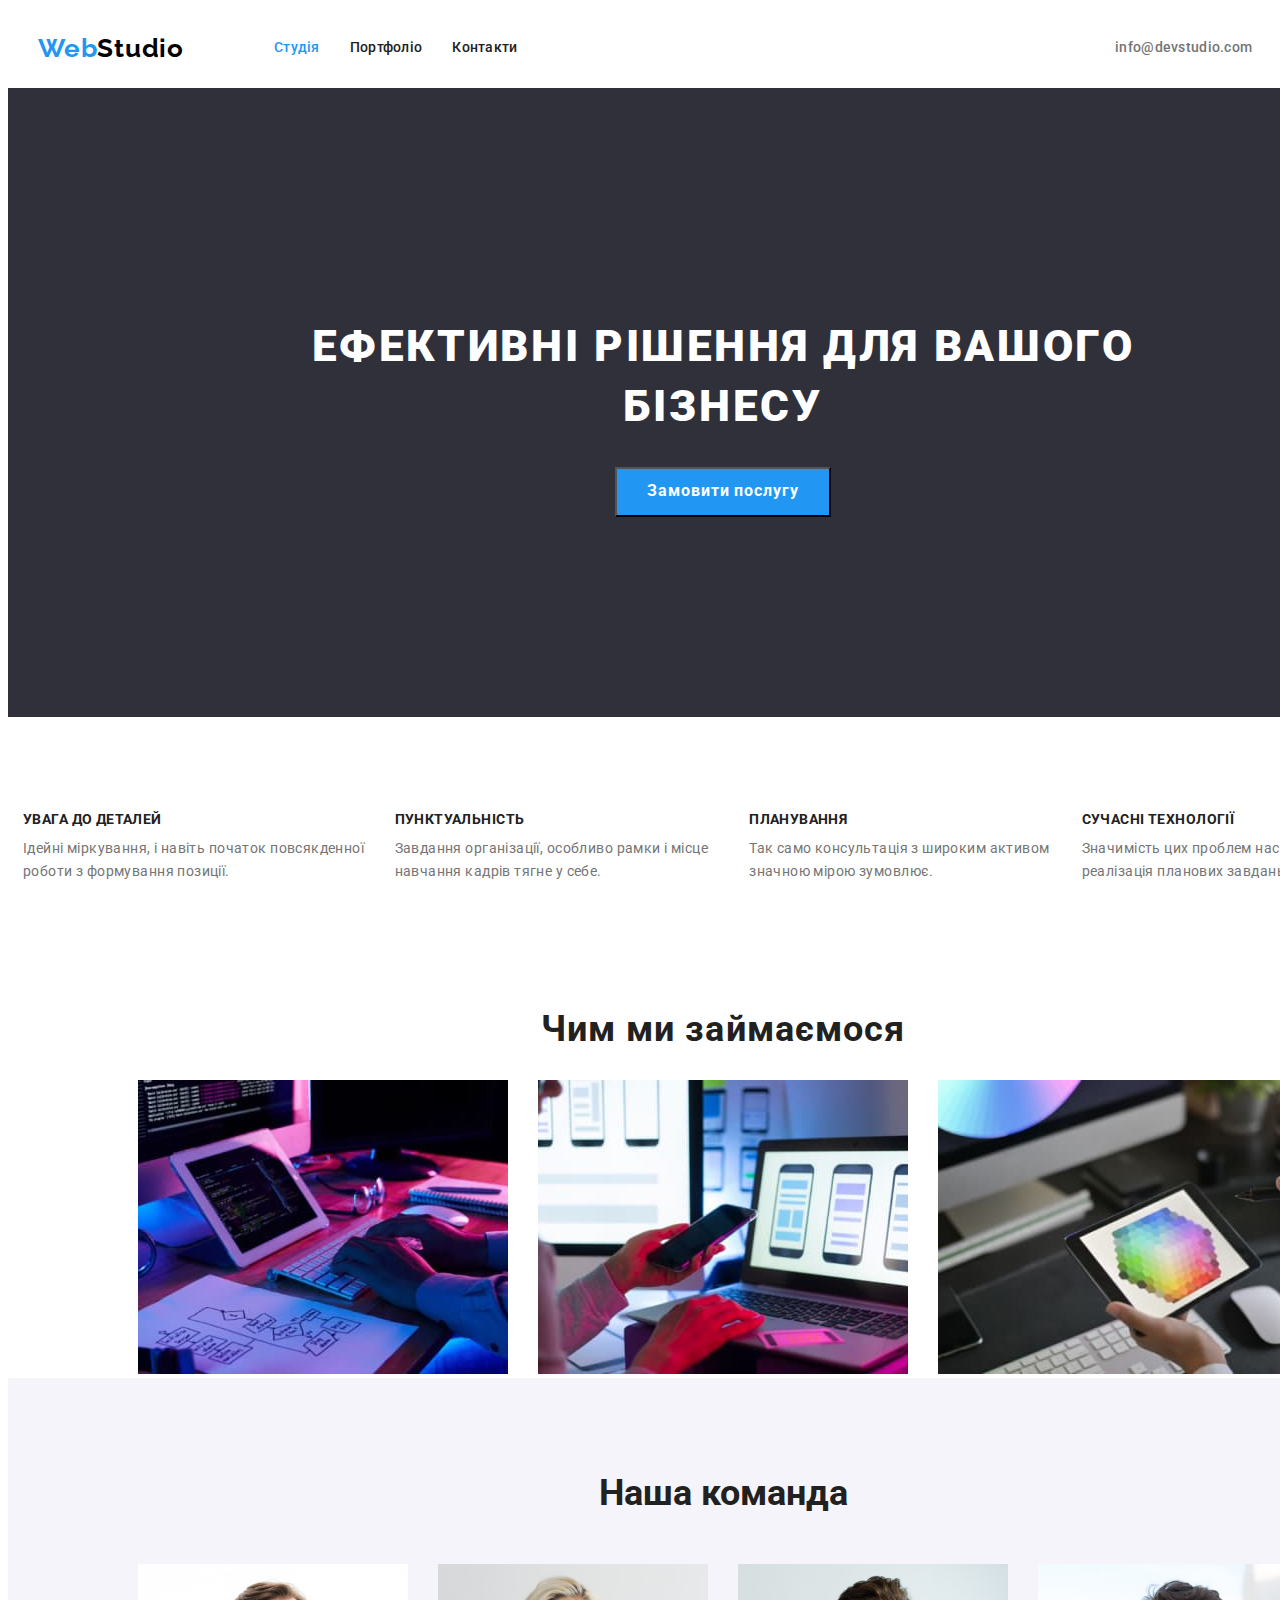
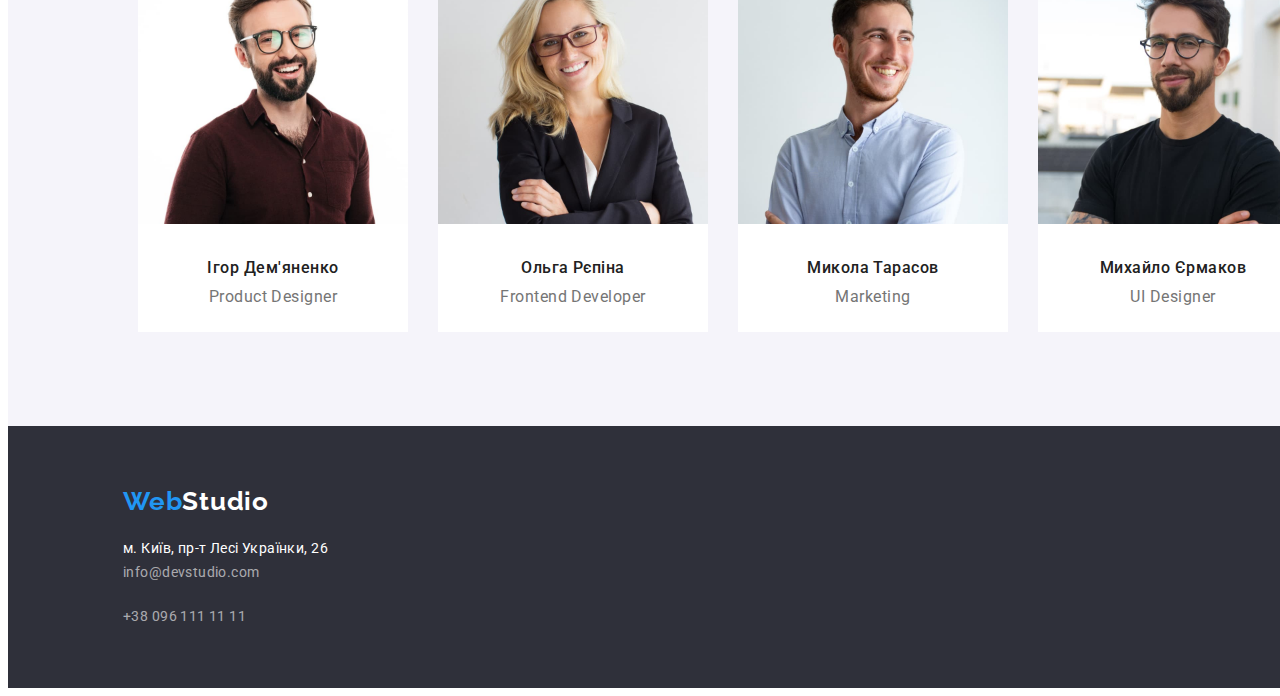
<file: index.html>
<!DOCTYPE html>
<html lang="uk">
  <head>
    <meta charset="UTF-8" />
    <meta http-equiv="X-UA-Compatible" content="IE=edge" />
    <meta name="viewport" content="width=device-width, initial-scale=1.0" />

    <!-- Підключаємо шрифти -->

    <!--  -->
    <link rel="preconnect" href="https://fonts.googleapis.com" />
    <link rel="preconnect" href="https://fonts.gstatic.com" crossorigin />
    <link
      href="https://fonts.googleapis.com/css2?family=Raleway:wght@700&family=Roboto:wght@400;500;700;900&display=swap"
      rel="stylesheet"
    />

    <!--  -->
    <title>Web Studio</title>

    <!-- Підключаємо файл зі стилями -->
    <link rel="stylesheet" href="./css/styles.css" />
  </head>
  <body>
    <header>
      <div class="heder-container container">
       
          <div class="logo flex-container ">
            <a href="./index.html" class="nav-logo-left"
              >Web<span class="nav-logo-reit">Studio</span></a
            >
          </div>
          <nav>
          
          <div class="title-Pages">
            <ul class="list-type flex-container">
              <li class="list-type-item  flex-container">
                <a href="" class="nav-list current">Студія</a>
              </li>
              <li class="list-type-item flex-container">
                <a href="./galery.html " class="nav-list">Портфоліо</a>
              </li>
              <li class="list-type-item flex-container">
                <a href="" class="nav-list">Контакти</a>
              </li>
            </ul>
          </div>
        </nav>
        <div class="contacs-item">
          <ul class="list-type flex-container" >
            <li class="flex-container ">
              <a href="mailto:info@devstudio.com" class="mailto"
                >info@devstudio.com</a
              >
            </li>
            <li class="flex-container">
              <a href="tel:+380961111111" class="tel">+38 096 111 11 11</a>
            </li>
          </ul>
        </div>
      </div>
    </header>

    <main>
      <!-- Hero section -->
      <div class="gpoup-Hero container">
        <section class="Hero">
          <div class="title-button-grouphero">
          <h1 class="hero-title"> Ефективні рішення для вашого бізнесу</h1>
          <button type="button" class="hero-button">Замовити послугу</button>
        </div>
        </section>
      </div>
     

      <!-- Section benefits -->
      <div class="gpoup-benefits container">
        <section>
          <h2 hidden>Наші особливості</h2>
          <ul class="list-type flex-container">
            <li class="benefits-list-item">
              <h3 class="title-benefits">УВАГА ДО ДЕТАЛЕЙ</h3>
              <p class="benefits-paragraf">
                Ідейні міркування, і навіть початок повсякденної роботи з
                формування позиції.
              </p>
            </li>

            <li class="benefits-list-item">
              <h3 class="title-benefits">ПУНКТУАЛЬНІСТЬ</h3>
              <p class="benefits-paragraf">
                Завдання організації, особливо рамки і місце навчання кадрів
                тягне у себе.
              </p>
            </li>

            <li class="benefits-list-item">
              <h3 class="title-benefits">ПЛАНУВАННЯ</h3>
              <p class="benefits-paragraf">
                Так само консультація з широким активом значною мірою зумовлює.
              </p>
            </li>

            <li class="benefits-list-item">
              <h3 class="title-benefits">СУЧАСНІ ТЕХНОЛОГІЇ</h3>
              <p class="benefits-paragraf">
                Значимість цих проблем настільки очевидна, що реалізація
                планових завдань.
              </p>
            </li>
          </ul>
        </section>
      </div>

      <!-- sections directions -->
      <div class="gpoup-directions container">
        <section>
          <h2 class="directions-title">Чим ми займаємося</h2>
          <ul class="list-type directions-list-items">
            <li class="directions-items">
              <img
                src="./img/box-1.jpg"
                alt="Фото напрямку-1"
                width="370"
                height="294"
              />
            </li>
            <li class="directions-items">
              <img
                src="./img/box-2.jpg"
                alt="Фото напрямку-2"
                width="370"
                height="294"
              />
            </li>
            <li class="directions-items">
              <img
                src="./img/box-3.jpg"
                alt="Фото напрямку-3"
                width="370"
                height="294"
              />
            </li>
          </ul>
        </section>
      </div>

      <!--sections our teams -->
      <div class="gpoup-our-teams container">
        <section class="our-teams">
          <h2 class="our-teams-title">Наша команда</h2>

          <ul class="list-type list-type-our-teams">
            <li class="our-teams-iist">
              <img
                src="./img/product-designer.jpg"
                alt="Ігор Дем'яненко"
                width="270"
                height="260"
              />
              <h3 class="our-teams-person">Ігор Дем'яненко</h3>
              <p class="our-teams-position">Product Designer</p>
            </li>

            <li class="our-teams-iist">
              <img
                src="./img/frontend-develooper.jpg"
                alt="Ольга Рєпіна"
                width="270"
                height="260"
              />
              <h3 class="our-teams-person">Ольга Рєпіна</h3>
              <p class="our-teams-position">Frontend Developer</p>
            </li>

            <li class="our-teams-iist">
              <img
                src="./img/market.jpg"
                alt=">Микола Тарасов"
                width="270"
                height="260"
              />
              <h3 class="our-teams-person">Микола Тарасов</h3>
              <p class="our-teams-position">Marketing</p>
            </li>

            <li class="our-teams-iist">
              <img
                src="./img/ul-designer.jpg"
                alt="Михайло Єрмаков"
                width="270"
                height="260"
              />
              <h3 class="our-teams-person">Михайло Єрмаков</h3>
              <p class="our-teams-position">UI Designer</p>
            </li>
          </ul>
        </section>
      </div>
    </main>

    <footer class="footer">
      <div class="gpoup-footer container">
        <a href="./index.html" class="nav-logo-footerleft"
          >Web<span class="nav-logo-reitfooter">Studio</span></a
        >
        <address>
         
          <ul class="list-type list-type-footer">
            <li class="list-item-footer">
              <a
                href="https://goo.gl/maps/WQxxdUkWUCcxHzvu8"
                target="_blank"
                rel="noopener norefferer nofollow"
                class="footer-item-one"
                >м. Київ, пр-т Лесі Українки, 26</a
              >
            </li>

            <li class="footer-item-two  list-item-footer" >
              <a href="mailto:info@devstudio.com" class="footer-item-two"
                >info@devstudio.com</a
              >
            </li>

            <li class="footer-item-two  list-item-footer" >
              <a href="tel:+380961111111" class="footer-item-two footer-item-twostodio">
                +38 096 111 11 11</a
              >
            </li>
          </ul>
        </address>
     
    </footer>
  </body>
</html>
</file>
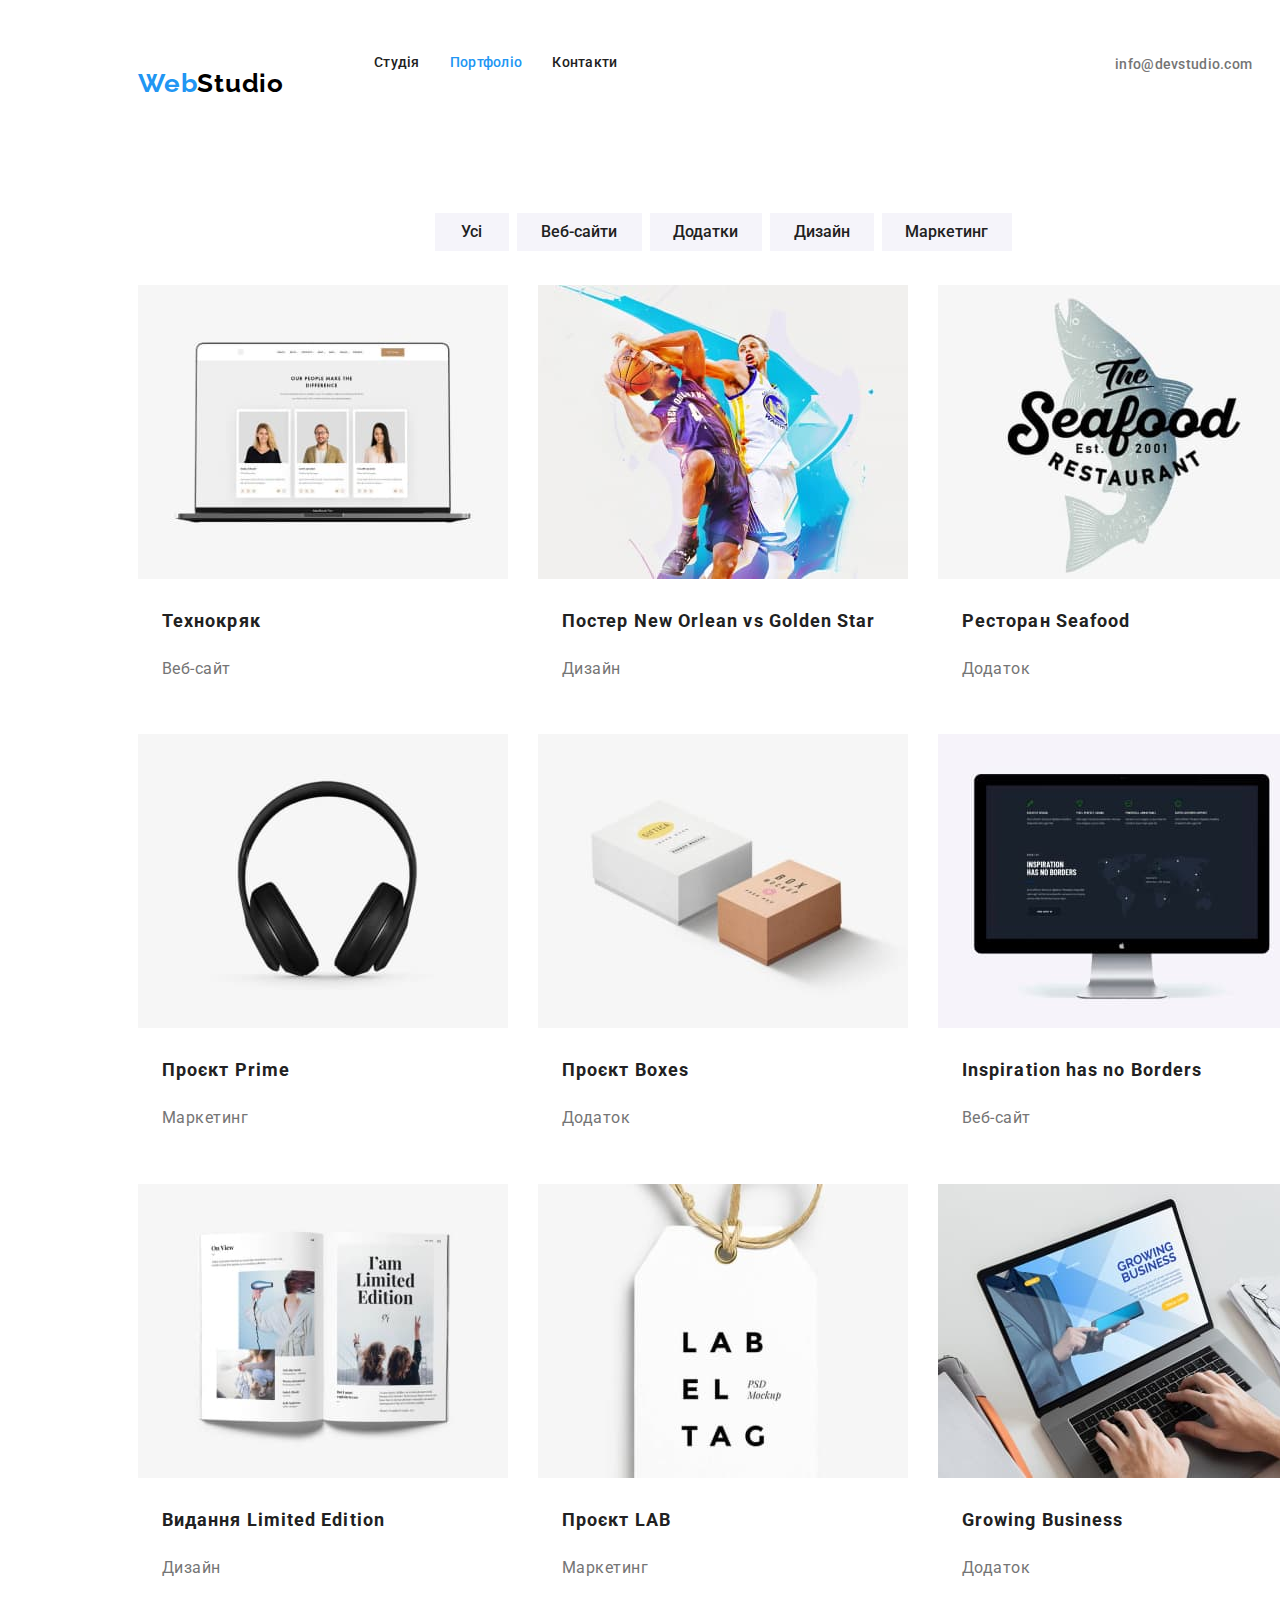
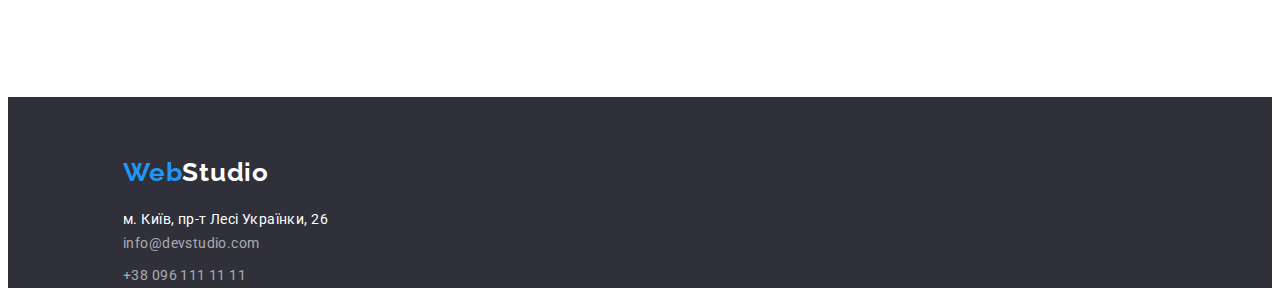
<file: galery.html>
<!DOCTYPE html>
<html lang="uk">
  <head>
    <meta charset="UTF-8" />
    <meta http-equiv="X-UA-Compatible" content="IE=edge" />
    <meta name="viewport" content="width=device-width, initial-scale=1.0" />

    <!-- Підключаємо шрифти -->

    <!--  -->
    <link rel="preconnect" href="https://fonts.googleapis.com" />
    <link rel="preconnect" href="https://fonts.gstatic.com" crossorigin />
    <link
      href="https://fonts.googleapis.com/css2?family=Raleway:wght@700&family=Roboto:wght@400;500;700;900&display=swap"
      rel="stylesheet"
    />
    <!--  -->

    <!-- Підключаємо файл зі стилями -->
    <link rel="stylesheet" href="./css/styles.css" />

    <title>Web Studio</title>
  </head>

  <body>
    <header class="header">
      <div class="header-block-galery  container">
      
        <div class="nav-logo-galery">
        <a href="./index.html" class="nav-logo-leftgalery"
          >Web<span class="nav-logo-reit">Studio</span></a
        >
      </div>
      <nav>
        <div class="title-Pages-galery">
        <ul class="list-type-hedergalery ">
          <li class="list-item-pagesgalery"><a href="./index.html" class="nav-list">Студія</a></li>
          <li class="list-item-pagesgalery"><a href="" class="nav-list current">Портфоліо</a></li>
          <li class="list-item-pagesgalery"><a href="" class="nav-list">Контакти</a></li>
        </ul>
      </div>
      </nav>
<div class="list-tipe-contactgalery">
      <ul class="list-type-hedergalery">
        <li class="list-item-contactgalery">
          <a href="mailto:info@devstudio.com" class="mailto"
            >info@devstudio.com</a
          >
        </li>
        <li class="list-item-contactgalery">
          <a href="tel:+380961111111" class="tel">+38 096 111 11 11</a>
        </li>
      </ul>
    </div>
    </div>
    </header>

    <main>
      <!-- section portfolio -->
      <div class="block-portfolio container">
      <section>
        <div class="block-button-list">
        <h1 class="visually-hidden">Потрфоліо</h1>
        <!-- blok Batton -->
        <ul class="button-listgalery">
          <li class="buton-itemgalery"><button type="button" class="button-one  buttongalery-all">Усі</button></li>
          <li class="buton-itemgalery"><button type="button" class="button-one  buttongalery-webisite">Веб-сайти</button></li>
          <li class="buton-itemgalery"><button type="button" class="button-one  buttongalery-application">Додатки</button></li>
          <li class="buton-itemgalery"><button type="button" class="button-one  buttongalery-design">Дизайн</button></li>
          <li class="buton-itemgalery"><button type="button" class="button-one  buttongalery-marketing">Маркетинг</button></li>
        </ul>
      </div>

        <!-- blok galery -->
        <div class="block-galery">
        <ul class="list-type-galery">
          <li class="galery-blok  block-galery-item">
            <img
              src="./img-galery/technokryak.jpg"
              class="galery-images"
              alt="technokryak"
            />
            <h2 class="galery-title galery-title-box">Технокряк</h2>
            <p class="galery-Paragraf galery-Paragraf-box">Веб-сайт</p>
          </li>

          <li class="galery-blok block-galery-item">
            <img
              src="./img-galery/new-orlean-vs-golden-star.jpg"
              class="galery-images"
              alt="new-orlean-vs-golden-star"
            />
            <h2 class="galery-title galery-title-box">Постер New Orlean vs Golden Star</h2>
            <p class="galery-Paragraf galery-Paragraf-box">Дизайн</p>
          </li>

          <li class="galery-blok block-galery-item">
            <img
              src="./img-galery/restouran-seafood.jpg"
              class="galery-images"
              alt="restouran-seafood"
            />
            <h2 class="galery-title galery-title-box">Ресторан Seafood</h2>
            <p class="galery-Paragraf galery-Paragraf-box">Додаток</p>
          </li>

          <li class="galery-blok block-galery-item">
            <img
              src="./img-galery/proekt-prime.jpg"
              class="galery-images"
              alt="proekt-prime"
            />
            <h2 class="galery-title galery-title-box">Проєкт Prime</h2>
            <p class="galery-Paragraf galery-Paragraf-box">Маркетинг</p>
          </li>

          <li class="galery-blok block-galery-item">
            <img
              src="./img-galery/proekt-boxes.jpg"
              class="galery-images"
              alt="proekt-boxes"
            />
            <h2 class="galery-title galery-title-box">Проєкт Boxes</h2>
            <p class="galery-Paragraf galery-Paragraf-box">Додаток</p>
          </li>

          <li class="galery-blok block-galery-item">
            <img
              src="./img-galery/Inspiration-has-no-borders.jpg"
              class="galery-images"
              alt="Inspiration-has-no-borders"
            />
            <h2 class="galery-title galery-title-box">Inspiration has no Borders</h2>
            <p class="galery-Paragraf galery-Paragraf-box">Веб-сайт</p>
          </li>

          <li class="galery-blok block-galery-item">
            <img
              src="./img-galery/limited-еdition.jpg "
              class="galery-images"
              alt="limited-еdition"
            />
            <h2 class="galery-title galery-title-box">Видання Limited Edition</h2>
            <p class="galery-Paragraf galery-Paragraf-box">Дизайн</p>
          </li>

          <li class="galery-blok block-galery-item">
            <img
              src="./img-galery/proect-lab.jpg"
              class="galery-images"
              alt="proect-lab"
            />
            <h2 class="galery-title galery-title-box">Проєкт LAB</h2>
            <p class="galery-Paragraf galery-Paragraf-box">Маркетинг</p>
          </li>

          <li class="galery-blok block-galery-item">
            <img
              src="./img-galery/growing-business.jpg"
              class="galery-images"
              alt="growing-business"
            />
            <h2 class="galery-title galery-title-box" >Growing Business</h2>
            <p class="galery-Paragraf galery-Paragraf-box">Додаток</p>
          </li>
        </ul>
      </div>
      </section>
    </div>
    </main>

    <footer class="footer-galery">
      <div class="block-footerGalery container">
      <a href="./index.html" class="nav-logo-leftgalery"
        >Web<span class="nav-logo-reitfooter">Studio</span></a
      >

      <address>
        <div class="addres-box">
        <ul class="list-type">
          <li>
            <a
              href="https://goo.gl/maps/WQxxdUkWUCcxHzvu8"
              target="_blank"
              rel="noopener norefferer nofollow"
              class="footer-item-one"
              >м. Київ, пр-т Лесі Українки, 26</a
            >
          </li>

          <li class="footer-item-two">
            <a href="mailto:info@devstudio.com" class="footer-item-two footer-item-twogalery"
              >info@devstudio.com</a
            >
          </li>

          <li class="footer-item-two">
            <a href="tel:+380961111111" class="footer-item-two footer-item-frigalery">
              +38 096 111 11 11</a
            >
          </li>
        </ul>
      </div>
      </address>
    </div>
    </footer>
  
  </body>
</html>
</file>
<file: css/styles.css>
:root {
  --primary-text-kolor: #212121;
  --second-text-kolor: #757575;
  --color-current: #2196f3;
  --color-background-oun: #ffffff;
  --color-nav-logo: #000000;
  --color-bagraund-baton-one:#f5f4fa;
  --color-hero-bagraund: #2f303a;
  --color-title-one: #212121;
  --color-button-cover:#188ECB;
  --color-our-teams: #F5F4FA;
  --color-our-teams-title:#212121;
  --border-element:0px solid red ;
  --border-small-conteiner:0px solid  #188ECB;
  --border-big-conteiner:0px solid orangered;
  --border-block:0px solid   yellowgreen;
  
 

  /* (24/16) */
  --lin-heit-one:1.5;

  /* (24/14) */
  --lin-heit-two:1.7;

  /* 36/18 */
  --lin-heit-three:2.0;

  /* 30/16 */
  --lin-heit-four:1.9;

  /* 26/16 */
  --lin-heit-five:1.6;
  /* 60/44 */
  --lin-heit-six:1.36;
  /* 16/14=1.14 */
  --lin-heit-seven:1.14;
  --width-block:1400px;
}


body {
  font-family: "Roboto" ,sans-serif;
  background: var(--color-background-oun);

}

/* flex-flex */


.container{
  width:var(--width-block);
  padding-left: 15px;
  padding-right: 15px;
}
.flex-container{
  display: flex;
}

.heder-container{
  outline: var(--border-small-conteiner);
  display: flex;
  align-items: center;

  padding-left: 15px;
  padding-right: 15px;

  margin-left: auto;
  margin-right: auto;
  
  
}

.logo{
  outline: var(--border-small-conteiner);

  display: flex;
  /* padding-left: 215px; */
  margin-left: 15px;
  margin-right: 90px;
  /* margin-top:24px;
  margin-bottom:24px; */

  
  
 

}
.title-Pages{
  outline: var(--border-small-conteiner); 
  display: flex; 



}
 
.list-type{
  padding-left: 0px;
  margin-top: 0px;
  margin-bottom: 0px;

}

.list-type .list-type-item:not(:first-child){
  margin-left: 30px;
  
}
.list-type .list-type-item:first-child{
  margin-left:0px;
  
}



.contacs-item{
  outline: var(--border-small-conteiner);
  display: flex;
  margin-left: auto;
  /* margin-right:15px; */
  /* margin-left:344px; */
  justify-content: center;  
  /* margin-left: 344px; */
  /* margin-right: 215px; */

  
}
.contacs-item li:not(:first-child){
  padding-left:50px ;
}



.group-one{
  outline: var(--border-big-conteiner);
  /* display: flex;  */
}
.gpoup-two{
  outline: var(--border-big-conteiner);

}
.gpoup-three{
  display: flex;
  outline: var(--border-big-conteiner);
}
/* Flex Hero */
.gpoup-Hero{
outline: var(--border-small-conteiner);
background: var(--color-hero-bagraund);

display: flex;
align-items: center;
justify-items: center;
margin-left: auto;
margin-right: auto;


}
.Hero {
  /* background: var(--color-hero-bagraund); */
  width: var(--width-block);
  display: flex;
  justify-content: center;
  

}

.title-button-grouphero{
  
  outline: var(--border-element);
  
  display: flex;
  flex-direction:column;
  justify-content:center;
  align-items:center;
  
  padding-top: 200px;
  padding-bottom: 200px;

  margin-left: 250px;
  margin-right: 250px;

}
.gpoup-benefits{
  display: flex;
  outline: var(--border-big-conteiner); 
  margin-left: auto;
  margin-right: auto; 
 
}



.gpoup-directions{
  display: flex;
  outline: var(--border-big-conteiner);
  margin-left: auto;
  margin-right: auto; 
  justify-content: center;
}
.directions-list-items{
  outline: var(--border-small-conteiner);
  display: flex;
  
}
.directions-items{
  margin-right: 30px;
}
.directions-items:last-child{
  margin-right:0px; 
}

.gpoup-our-teams{
  
  outline: var(--border-big-conteiner);
 background: var(--color-our-teams);
  display: flex;
  margin-left: auto;
  margin-right: auto;
  justify-content: center; 
  

}

.list-type-our-teams{
  outline: var(--border-small-conteiner);
  display: flex;
  margin-top: 50px;
  margin-bottom: 94px;




}
.gpoup-footer{
  background:var(--color-hero-bagraund);
  outline: var(--border-big-conteiner); 
  
  display: flex;
  margin-left: auto;
  margin-right: auto;
  padding-top: 36px;
  padding-left: ;
  flex-direction: column;
  padding-left: 15px;
}

.list-type-footer{
margin-top:0px ;
margin-left: 100px;
margin-bottom: 60px;
}

.nav-logo-footerleft{

  outline: var(--border-element);
  font-family: 'Raleway', sans-serif;

  color:var(--color-current);
  font-size: 26px;
  font-weight: 700;
  text-decoration: none;
  line-height: 1.19;
  letter-spacing: 0.03em;

  padding-top: 24px;
  padding-bottom: 24px;
 
  padding-bottom: 0px;
  padding-bottom: 20px;

  margin-left: 100px;
}


.nav-logo {
  font-family: "Raleway", sans-serif;
  color: var(--color-nav-logo);
  
  

  font-size: 26px;
  font-weight: 700;
  text-decoration: none;
  letter-spacing: 0.03em;


}
.nav-logo-left {
  font-family: 'Raleway', sans-serif;

  color:var(--color-current);
  font-size: 26px;
  font-weight: 700;
  text-decoration: none;
  line-height: 1.19;
  letter-spacing: 0.03em;

  padding-top: 24px;
  padding-bottom: 24px;
}
.nav-logo-reit {
  font-family: 'Raleway', sans-serif;
  color: var(--color-nav-logo);
  

  font-size: 26px;
  font-weight: 700;
  text-decoration: none;
  line-height: 1.19;
  letter-spacing: 0.03em;
}

.nav-logo-reitfooter {
  
  font-family: 'Raleway', sans-serif;
  color: var(--color-background-oun);
  

  font-size: 26px;
  font-weight: 700;
  text-decoration: none;
  line-height: 1.19;
  letter-spacing: 0.03em;
}

.nav-list.current {
  color: var(--color-current);
}
.nav-list {
  outline: var(--border-element);
  color: var(--primary-text-kolor);
  font-size: 14px;
  font-weight: 500;
  text-decoration: none;
  line-height: var(--lin-heit-seven);
  letter-spacing: 0.02em;

  display: block;
  padding-top:32px;
  padding-bottom:32px;
  

}
.nav-logo-left{
  outline: var(--border-element);
}

  
.nav-list:hover,
.nav-list:focus {

  color: var(--color-current);
}
.mailto,
.tel {
  outline: var(--border-element);
  color: var(--second-text-kolor);
  text-decoration:none ;
  font-weight: 500;
  font-size: 14px;
  line-height: 1.14;
  letter-spacing: 0.02em;

  padding-top:32px;
  padding-bottom:32px;
  
}
.tel{
 

}
.mailto:hover,
.mailto:focus,
.tel:hover,
.tel:focus {

  color: var(--color-current);
}

.button-list,
.list-type {
  list-style: none;
}






.hero-title {
  outline: var(--border-element);
  color:var( --color-background-oun);
  font-size: 44px;
  font-weight: 900;
  line-height:var(--lin-heit-six) ;
  letter-spacing:0.06em ;
  text-transform: uppercase;
  
  text-align: center;
 

}
.hero-button {
  font-family: "Roboto" ,sans-serif;
  background: var(--color-current);
  color: var(--color-background-oun);
  font-size: 16px;
  font-weight: 700;
  cursor: pointer;
  line-height:var( --lin-heit-four) ;
  letter-spacing:0.06em ;
  
  display: flex;
  width: 216px;
  height: 50px;
  justify-content: center;
  align-items: center;
  /* padding-top:30px  */
}
.hero-button:hover,
.hero-button:focus {
  background-color: var(--color-button-cover);
 

}


.title-benefits {
  color: var(--color-title-one);
  font-size: 14px;
  font-weight: 700;
  line-height: 16px;
  letter-spacing: 0.03em;
  text-transform: uppercase;

  outline: var(--border-element);
  display: flex;
  justify-content:flex-start;
  align-items:center;
  margin-top: 0px;
  margin-bottom: 0px;
   
} 
.benefits-list-item{
outline: var(--border-small-conteiner);
margin-right:30px;
margin-top:94px;
margin-bottom:94px; 
}

.benefits-list-item:last-child{
  /* background: tomato; */
  margin-right:0px;
}



.benefits-paragraf {

  color: var(--second-text-kolor);
  font-weight: 400;
  font-size: 14px;
  line-height: var(--lin-heit-two);
  letter-spacing: 0.03em;

  outline: var(--border-element);
  display: flex;
  /* justify-content:space-evenly; */
  margin-top: 10px;
  margin-bottom: 0px;

}



.directions-title {

  color: var(--primary-text-kolor);
  font-weight: 700;
  font-size: 36px;
  line-height: 1.17;
  letter-spacing: 0.03em;
  text-align: center;
}
.our-teams {
  
}
.our-teams-iist {
  background:var(--color-background-oun);
  width: 270px;
  height: 368px;

  outline: var(--border-element);
  margin-right: 30px;

  
}
.our-teams-iist:last-child{
  margin-right: 0px;
}
.our-teams-title {
  color: var(--color-our-teams-title);
  font-size: 36px;
  font-weight: 700;
  text-align: center;

  margin-top: 94px;
  margin-bottom: 0px;

  /* display: flex; */
  


}

.our-teams-person {
  color: var(--primary-text-kolor);
  font-weight: 500;
  font-size: 16px;
  line-height: 1.19;
  letter-spacing: 0.03em;
  text-align: center;
  margin-top: 30px;
  margin-bottom: 10px;
}
.our-teams-position {
  color: var(--second-text-kolor);
  font-weight: 400;
  font-size: 16px;
  line-height: 1.19;
  letter-spacing: 0.03em;
  text-align: center;
  margin-top: 0px;
  margin-bottom: 30px;
}
.footer {
  /* background:var(--color-hero-bagraund); */
 
}
.footer-logo {
  font-family: "Raleway, sans-serif";
  color:var(--color-background-oun);
  /* color: #2196F3: */

  font-size: 26px;
  font-weight: 700;
  text-decoration: none;

}
.footer-item-one,
.footer-item-two {
  color:var(--color-background-oun);
  font-size: 14px;
  font-weight: 400;
  text-decoration: none;
  font-style: normal;
  line-height: var(--lin-heit-two);
  letter-spacing: 0.03em;
  margin-top: 0px;
  margin-bottom: 0px;
}
.footer-item-two {
  color: rgba(100%, 100%, 100%, 60%);
  
}
.footer-item-twostodio{
  display: flex;
  margin-top: 20px;
}
.footer-item-one:hover,
.footer-item-two:hover,
.footer-item-one:focus,
.footer-item-two:focus
{
  color: var(--color-current);

}



/* galery */

.visually-hidden { position: absolute; 
  white-space: nowrap; 
  width: 1px; 
  height: 1px; 
  overflow: hidden; 
  border: 0; 
  padding: 0; 
  clip: rect(0 0 0 0); 
  clip-path: inset(50%); 
  margin: -1px; }"

.galery-blok {
  width: 370px;
  height: 404px;

  
}
.galery-images {
  width: 370px;
  height: 294px;
}
.galery-title {
  color: var(--primary-text-kolor);
  font-size: 18px;
  font-weight: 700;
  line-height: var(--lin-heit-three) ;
  letter-spacing: 0.06em;
}
.galery-Paragraf {
  color: var(--second-text-kolor);
  font-size: 16px;
  font-weight: normal;
  line-height:var(--lin-heit-four) ;
  letter-spacing: 0.03em;
}

.header-block-galery{
  
  outline: var(--border-small-conteiner);
  
  display: flex;
  align-items: center;
 
  

}

.nav-logo-galery{
/* outline: var(--border-small-conteiner); */
display: flex;
margin-left: 15px;
margin-right:90px;
}

.nav-logo-leftgalery{
  font-family: 'Raleway', sans-serif;

  color:var(--color-current);
  font-size: 26px;
  font-weight: 700;
  text-decoration: none;
  line-height: 1.19;
  letter-spacing: 0.03em;

  outline:var(--border-block) ;
  
  display: flex;

  padding-top: 24px;
  padding-bottom: 24px;

}
.title-Pages-galery{
  outline:var(--border-block) ;
  
  display: flex;
  margin-left: 0px;

 
}
.list-tipe-contactgalery{

  outline: var(--border-block);
  display: flex;
  margin-left: auto;
}

.list-type-hedergalery{
  list-style: none;
  /* outline: var(--border-element); */
  display: flex;
  padding-left: 0px;
  margin-top:0px ;
  margin-bottom: 0px;
}

.list-item-pagesgalery{
  margin-right: 30px;
}
.list-item-pagesgalery:last-child{
  margin-right:0px;
}

.list-item-contactgalery{
  margin-left: 50px;
}

.list-item-contactgalery:first-child{
  margin-left:0px;
}



.block-portfolio{
  outline: var(--border-big-conteiner);
display: flex;
justify-content: center;
  
}

.block-button-list{
  outline: var(--border-block);
  display: flex;
  margin-top: 94px;
  margin-bottom: 34px;
  justify-content: center;
}
.button-listgalery{
  list-style: none;
  
  display: flex;
  padding-left: 0px;
  margin-top: 0px;
  margin-bottom: 0px;

  

}
.buton-itemgalery{
  outline: var(--border-element);
  display: flex;
  margin-right: 8px;

}
.buton-itemgalery:last-child{
  margin-right: 0px;
}

.button-one {
  font-family: "Roboto", sans-serif;
  font-size: 16px;
  font-weight: 500;
  background: var(--color-bagraund-baton-one);
  color: var(--primary-text-kolor);
  border: 0px;
  cursor: pointer;
  line-height: var(--lin-heit-five);
 

}

.button-one:hover,
.button-one:focus {
  border: 0ch;
  
  background: var(--color-current);
  color:var( --color-background-oun);
}

.buttongalery-all{
  width:74px ;
  height:38px;
  
  padding:0px;
  
}
.buttongalery-webisite{
  width:125px ;
  height:38px;
 padding:0px;
 
}
.buttongalery-design{
  width:104px ;
  height:38px;
  padding:0px;
  
}
.buttongalery-application{
  width:112px ;
  height:38px;
  padding:0px;
  
}
.buttongalery-marketing{
  width:130px ;
  height:38px;
  padding:0px;
  
}
.block-galery{
  outline: var(--border-block);
  display: flex;
}
.list-type-galery{
  list-style: none;
  outline: var(--border-small-conteiner);

  display: flex;

  padding-left: 0px;
  padding-right: 0px;
  padding-top: 0px;
  padding-bottom: 0px;

  margin-top: 0px;
  margin-bottom: 94px;

  
  flex-wrap: wrap;
  gap: 30px;
  justify-content: center;


}
.block-galery-item{
  outline: var(--border-big-conteiner);
  /* margin-right: 30px;
  margin-bottom:30px; */
  flex-basis: calc((73% - 60px) / 3);
}

.block-galery-item:last-child{
  
  /* margin-right: 0px;
  margin-bottom: 0px; */
}

.galery-title-box{
  outline: var(--border-block);
  /* display: flex; */
  margin-left:24px;
  margin-top: 20px;
}
.galery-Paragraf-box{
  outline: var(--border-block);
  
  margin-left: 24px;
  margin-top: 4px;
  margin-bottom: 20px;

}
.block-footerGalery{
  background: var(--color-hero-bagraund);

  outline: var(--border-small-conteiner);

  display: flex;
  flex-direction: column;

}
.footer-galery{
  display: flex;
  
}

.addres-box{
  outline: var(--border-block);
display: flex;
margin-left: 100px;
}
.nav-logo-leftgalery {
  font-family: 'Raleway', sans-serif;

  color:var(--color-current);
  font-size: 26px;
  font-weight: 700;
  text-decoration: none;
  line-height: 1.19;
  letter-spacing: 0.03em;

  padding-top: 60px;
  padding-bottom: 20px;

  margin-left: 100px;
}
.footer-item-onegalery{
 
}
.footer-item-twogalery{
margin-top: 9px;


}
.footer-item-frigalery{
  display: flex;
  margin-top: 9px;
}
</file>
